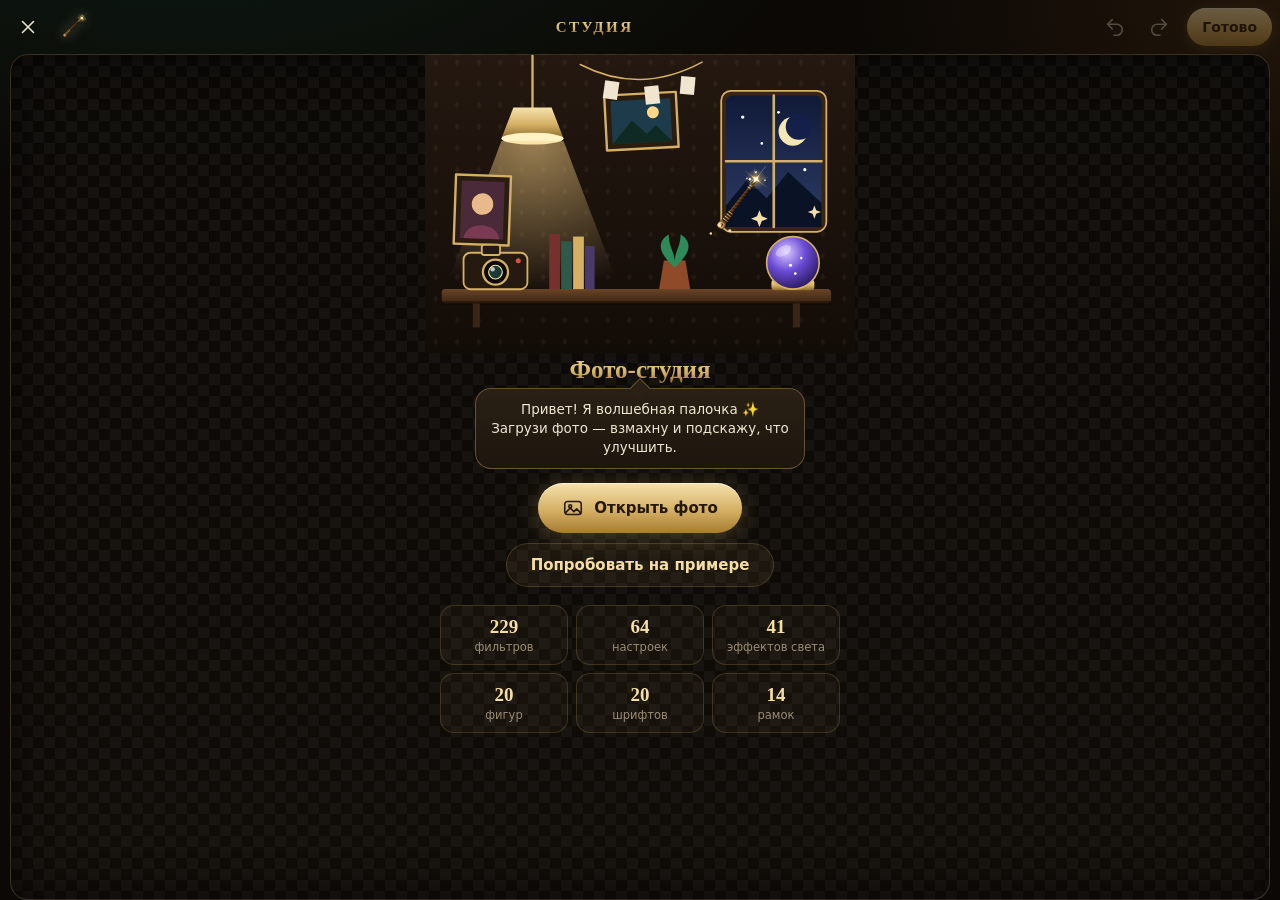
<file: studio/index.html>
<!doctype html>
<html lang="ru">
<head>
<meta charset="utf-8">
<meta name="viewport" content="width=device-width, initial-scale=1, maximum-scale=1, user-scalable=no, viewport-fit=cover">
<title>Студия</title>
<meta name="theme-color" content="#0b0805">
<link rel="preconnect" href="https://fonts.googleapis.com"><link rel="preconnect" href="https://fonts.gstatic.com" crossorigin>
<link href="https://fonts.googleapis.com/css2?family=Montserrat:wght@500;700;800&family=Playfair+Display:wght@700&family=Bebas+Neue&family=Pacifico&family=Lobster&family=Oswald:wght@500;700&family=Caveat:wght@600&family=Marck+Script&family=Russo+One&family=Comfortaa:wght@600&family=Philosopher:wght@700&family=Rubik+Mono+One&family=Press+Start+2P&subset=cyrillic&display=swap" rel="stylesheet">
<link rel="stylesheet" href="style.css?v=1792925575">
</head>
<body class="noimg">

<svg width="0" height="0" style="position:absolute" aria-hidden="true">
  <defs>
    <linearGradient id="gold" x1="0" y1="0" x2="0" y2="1"><stop offset="0" stop-color="#f7e2ad"/><stop offset=".55" stop-color="#d4af64"/><stop offset="1" stop-color="#8a6a2c"/></linearGradient>
    <radialGradient id="orb" cx=".38" cy=".3" r=".8"><stop offset="0" stop-color="#d9c8ff"/><stop offset=".45" stop-color="#6a4bd6"/><stop offset="1" stop-color="#1d1045"/></radialGradient>
    <symbol id="wand" viewBox="0 0 160 160"></symbol>
    <symbol id="camera" viewBox="0 0 60 44">
      <rect x="2" y="10" width="56" height="32" rx="6" fill="#241a10" stroke="#d4af64" stroke-width="1.6"/><rect x="18" y="3" width="16" height="9" rx="2" fill="#241a10" stroke="#d4af64" stroke-width="1.6"/>
      <circle cx="30" cy="27" r="11" fill="#0b0805" stroke="#d4af64" stroke-width="2"/><circle cx="30" cy="27" r="6" fill="#1c3a33" stroke="#f5dea5" stroke-width="1"/><circle cx="27.5" cy="24.5" r="2" fill="#fff" opacity=".7"/><circle cx="50" cy="17" r="2.2" fill="#d4543f"/>
    </symbol>
  </defs>
</svg>

<div class="top">
  <button class="ib" id="bClose" aria-label="Закрыть"><svg viewBox="0 0 24 24"><path d="M6 6l12 12M18 6L6 18"/></svg></button>
  <button class="wandb" id="bWand" aria-label="Волшебная палочка"><svg viewBox="0 0 100 100"><use href="#wand"/></svg><span class="dot" id="wandDot" style="display:none"></span></button>
  <div class="title">СТУДИЯ</div>
  <button class="ib" id="bUndo" aria-label="Отменить" disabled><svg viewBox="0 0 24 24"><path d="M9 14L4 9l5-5"/><path d="M4 9h10a6 6 0 010 12h-3"/></svg></button>
  <button class="ib" id="bRedo" aria-label="Повторить" disabled><svg viewBox="0 0 24 24"><path d="M15 14l5-5-5-5"/><path d="M20 9H10a6 6 0 000 12h3"/></svg></button>
  <button class="export" id="bExport" disabled>Готово</button>
</div>

<div class="stage" id="stage">
  <div class="cv" id="cv" style="display:none">
    <canvas id="gl"></canvas><canvas id="ov"></canvas>
    <div class="crop" id="crop"><i class="tl" data-c="tl"></i><i class="tr" data-c="tr"></i><i class="bl" data-c="bl"></i><i class="br" data-c="br"></i></div>
    <div class="splitline" id="splitLine"><span>⇔</span></div>
  </div>

  <div class="room" id="empty">
    <svg class="scene" viewBox="0 0 360 250" aria-hidden="true">
      <defs>
        <linearGradient id="wall" x1="0" y1="0" x2="0" y2="1"><stop offset="0" stop-color="#241810"/><stop offset="1" stop-color="#120c07"/></linearGradient>
        <pattern id="paper" width="18" height="18" patternUnits="userSpaceOnUse"><path d="M9 3 l2 3 -2 3 -2 -3z" fill="#d4af64" opacity=".07"/></pattern>
        <radialGradient id="glow" cx=".5" cy="0" r=".9"><stop offset="0" stop-color="#ffd68a" stop-opacity=".55"/><stop offset="1" stop-color="#ffd68a" stop-opacity="0"/></radialGradient>
        <linearGradient id="night" x1="0" y1="0" x2="0" y2="1"><stop offset="0" stop-color="#101a38"/><stop offset="1" stop-color="#2d3b66"/></linearGradient>
        <linearGradient id="woodg" x1="0" y1="0" x2="0" y2="1"><stop offset="0" stop-color="#6a4426"/><stop offset="1" stop-color="#3a2412"/></linearGradient>
      </defs>
      <rect width="360" height="250" fill="url(#wall)"/><rect width="360" height="250" fill="url(#paper)"/>
      <g transform="translate(252 34)">
        <rect x="-4" y="-4" width="88" height="118" rx="8" fill="#3a2412" stroke="#d4af64" stroke-width="1.5"/><rect width="80" height="110" rx="5" fill="url(#night)"/>
        <circle cx="56" cy="30" r="12" fill="#f5e6b8"/><circle cx="61" cy="26" r="11" fill="#14204a"/>
        <g fill="#fff"><circle class="sparkle" cx="14" cy="18" r="1.4"/><circle class="sparkle" cx="30" cy="40" r="1.1"/><circle class="sparkle" cx="66" cy="62" r="1.3"/><circle class="sparkle" cx="20" cy="70" r="1"/><circle class="sparkle" cx="44" cy="14" r="1.2"/></g>
        <path d="M0 92 L18 70 L34 86 L52 64 L80 90 L80 110 L0 110Z" fill="#0a1226"/><path d="M40 0 V110 M0 55 H80" stroke="#d4af64" stroke-width="2.2"/>
      </g>
      <g class="lamp"><line x1="90" y1="0" x2="90" y2="44" stroke="#d4af64" stroke-width="2"/><path d="M64 70 L74 44 H106 L116 70Z" fill="url(#gold)"/><ellipse cx="90" cy="70" rx="26" ry="5" fill="#fff2c4"/></g>
      <path class="lampglow" d="M64 72 L116 72 L170 214 L10 214Z" fill="url(#glow)"/>
      <g transform="translate(150 34) rotate(-3)"><rect width="60" height="46" fill="#2a1c10" stroke="#d4af64" stroke-width="2"/><rect x="5" y="5" width="50" height="36" fill="#1d3b4a"/><circle cx="40" cy="16" r="5" fill="#ffd68a"/><path d="M5 41 L22 22 L34 34 L42 27 L55 41Z" fill="#0f2a22"/></g>
      <g transform="translate(26 100) rotate(2)"><rect width="46" height="58" fill="#2a1c10" stroke="#d4af64" stroke-width="2"/><rect x="5" y="5" width="36" height="48" fill="#4a2a38"/><circle cx="23" cy="24" r="9" fill="#e8b98a"/><path d="M8 53 C10 38 36 38 38 53Z" fill="#7a3a52"/></g>
      <path d="M130 8 Q180 34 232 6" stroke="#d4af64" stroke-width="1.3" fill="none"/>
      <g><rect x="150" y="22" width="12" height="15" fill="#f0e6d0" transform="rotate(8 156 28)"/><rect x="184" y="26" width="12" height="15" fill="#f0e6d0" transform="rotate(-6 190 32)"/><rect x="214" y="18" width="12" height="15" fill="#f0e6d0" transform="rotate(5 220 24)"/></g>
      <rect x="14" y="196" width="326" height="12" rx="3" fill="url(#woodg)"/><rect x="14" y="206" width="326" height="3" fill="#000" opacity=".35"/>
      <rect x="40" y="208" width="6" height="20" fill="#3a2412"/><rect x="308" y="208" width="6" height="20" fill="#3a2412"/>
      <use href="#camera" x="30" y="156" width="58" height="42"/>
      <g transform="translate(104 150)"><rect width="9" height="46" fill="#7a2f2f"/><rect x="10" y="6" width="9" height="40" fill="#2f5a4a"/><rect x="20" y="2" width="9" height="44" fill="#d4af64"/><rect x="30" y="10" width="8" height="36" fill="#4a3a6b"/></g>
      <g transform="translate(196 168)"><path d="M0 28 H26 L22 4 H4Z" fill="#8f4a2a"/><path d="M13 6 C2 -4 -4 -14 8 -22 C8 -10 14 -8 13 6Z M13 6 C24 -4 30 -14 18 -22 C18 -10 12 -8 13 6Z" fill="#2f8a5a" transform="translate(0 4)"/></g>
      <!-- хрустальный шар -->
      <g transform="translate(284 150)"><rect x="6" y="38" width="36" height="9" rx="3" fill="url(#gold)"/><circle cx="24" cy="24" r="22" fill="url(#orb)" stroke="#d4af64" stroke-width="1.4"/>
        <ellipse cx="16" cy="14" rx="7" ry="4" fill="#fff" opacity=".35" transform="rotate(-30 16 14)"/><g fill="#fff"><circle class="sparkle" cx="22" cy="26" r="1.3"/><circle class="sparkle" cx="31" cy="20" r="1"/><circle class="sparkle" cx="26" cy="33" r="1.1"/></g></g>
      <!-- летающая волшебная палочка -->
      <g class="wandfly"><use href="#wand" x="-30" y="-30" width="60" height="60"/>
        <g fill="#f5dea5"><circle class="sparkle" cx="-18" cy="16" r="1.6"/><circle class="sparkle" cx="-26" cy="22" r="1.1"/><circle class="sparkle" cx="-10" cy="22" r="1.3"/></g></g>
      <path class="sparkle" d="M280 130 l2 5 5 2 -5 2 -2 5 -2 -5 -5 -2 5 -2z" fill="#f5dea5"/><path class="sparkle" d="M326 126 l1.5 4 4 1.5 -4 1.5 -1.5 4 -1.5 -4 -4 -1.5 4 -1.5z" fill="#f5dea5"/>
    </svg>
    <h1>Фото-студия</h1>
    <div class="bubble" id="greet">Привет! Я волшебная палочка ✨ Загрузи фото — взмахну и подскажу, что улучшить.</div>
    <button class="btn gold" id="bOpen"><svg viewBox="0 0 24 24"><rect x="3" y="5" width="18" height="14" rx="3"/><circle cx="9" cy="10" r="1.6"/><path d="M4 17l5-5 4 4 3-3 4 4"/></svg>Открыть фото</button>
    <button class="btn ghost" id="bSample" style="margin-top:10px;height:44px">Попробовать на примере</button>
    <div class="feats" id="feats"></div>
  </div>

  <canvas class="histc" id="histc" width="160" height="64"></canvas>
  <div class="hint" id="hint">Оригинал</div>
  <button class="magic" id="bMagic" style="display:none"><svg viewBox="0 0 100 100"><use href="#wand"/></svg>Магия</button>
  <button class="zoomr" id="zoomR" style="display:none">⤢ 100%</button>
  <div class="cmpbox" id="cmpBox" style="display:none">
    <button class="cmp" id="bSplit" title="Сравнить: шторка"><svg viewBox="0 0 24 24"><path d="M12 3v18M7 8l-4 4 4 4M17 8l4 4-4 4"/></svg></button>
    <button class="cmp" id="bCmp"><svg viewBox="0 0 24 24"><path d="M2 12s4-7 10-7 10 7 10 7-4 7-10 7S2 12 2 12z"/><circle cx="12" cy="12" r="3"/></svg>Оригинал</button>
  </div>
  <div class="sweep" id="sweep"></div>
  <div class="load" id="load">ЗАГРУЗКА…</div>
</div>

<div class="dock">
  <div class="tipbar" id="tipbar"><svg viewBox="0 0 100 100"><use href="#wand"/></svg><span id="tipText"></span><button id="tipX" aria-label="Скрыть подсказки">✕</button></div>

  <div class="panel" id="p-filters">
    <div class="row tight" id="fcat"></div>
    <div class="row" id="fltRow"></div>
    <div class="sl"><div class="lab"><span>Сила фильтра <small class="hintl">(нажми на фильтр ещё раз — отключится)</small></span><b id="fiV">100</b></div><input type="range" id="fInt" min="0" max="100" value="100"></div>
  </div>

  <div class="panel" id="p-adjust">
    <div class="row tight" id="agrp"></div>
    <div class="row tight" id="adjRow"></div>
    <div class="sl"><div class="lab"><span id="aName">Экспозиция</span><span><b id="aVal">0</b><a id="aReset">сброс</a></span></div><input type="range" id="aSl" min="-100" max="100" value="0"></div>
    <div class="tools" id="adjExtra"><button class="tb" id="bPick">💧 Пипетка баланса белого</button><button class="tb" id="bGroupReset">Сбросить группу</button></div>
  </div>

  <div class="panel" id="p-curves">
    <div class="crow">
      <canvas id="curveCv" width="320" height="320"></canvas>
      <div class="ccol">
        <div class="row tight" id="cchan"></div>
        <div class="row tight" id="cpre"></div>
        <div class="tools"><button class="tb" id="cDel">Удалить точку</button><button class="tb" id="cReset">Сброс</button></div>
        <div class="note">Тапни по линии — добавится точка. Тяни точки вверх и вниз.</div>
      </div>
    </div>
  </div>

  <div class="panel" id="p-hsl">
    <div class="note">Выбери цвет и меняй только его: тон, насыщенность и яркость.</div>
    <div class="hslc" id="hslC"></div>
    <div class="sl"><div class="lab"><span>Тон</span><b id="hhV">0</b></div><input type="range" id="hH" min="-100" max="100" value="0"></div>
    <div class="sl"><div class="lab"><span>Насыщенность</span><b id="hsV">0</b></div><input type="range" id="hS" min="-100" max="100" value="0"></div>
    <div class="sl"><div class="lab"><span>Яркость</span><span><b id="hlV">0</b><a id="hReset">сброс</a></span></div><input type="range" id="hL" min="-100" max="100" value="0"></div>
  </div>

  <div class="panel" id="p-local">
    <div class="tools">
      <button class="tb on" id="lPaint">🖌 Кисть</button><button class="tb" id="lErase">◌ Ластик</button><button class="tb" id="lHeal">🩹 Лечение</button><button class="tb" id="lUnheal">✖ Стереть лечение</button>
    </div>
    <div class="note">Закрась участок кистью — потом настрой, что с ним сделать. «Лечение» убирает пятна, прыщи и мелкие дефекты.</div>
    <div class="row tight" id="lPre"></div>
    <div class="sl"><div class="lab"><span>Размер кисти</span><b id="lbV">40</b></div><input type="range" id="lBrush" min="3" max="100" value="40"></div>
    <div class="row tight" id="lPar"></div>
    <div class="sl"><div class="lab"><span id="lName">Экспозиция</span><span><b id="lVal">0</b><a id="lReset">сброс</a></span></div><input type="range" id="lSl" min="-100" max="100" value="0"></div>
    <div class="note" style="margin-top:6px">Градиентная маска:</div>
    <div class="row tight" id="lGrad"></div>
    <div class="tools"><button class="tb" id="lInv">Инвертировать</button><button class="tb on" id="lView">Показать маску</button><button class="tb danger" id="lClear">Очистить маски</button></div>
  </div>

  <div class="panel" id="p-smart">
    <div class="fgrid">
      <button class="fcard" id="sOrient"><i>🧭</i><b>Исправить поворот</b><span>Найду лица и поверну фото правильно</span></button>
      <button class="fcard" id="sCenter"><i>🎯</i><b>Человек по центру</b><span>Кадрирую так, чтобы лицо было в центре</span></button>
      <button class="fcard" id="sHorizon"><i>📐</i><b>Выровнять горизонт</b><span>Найду кривые линии и выпрямлю</span></button>
      <button class="fcard" id="sHide"><i>🙈</i><b>Скрыть лица</b><span>Закрою все лица мозаикой</span></button>
      <button class="fcard" id="sBeauty"><i>💄</i><b>Бьюти по лицам</b><span>Сгладю кожу только на лицах</span></button>
      <button class="fcard" id="sStyle"><i>🎨</i><b>Стиль с другого фото</b><span>Перенесу цвета и настроение референса</span></button>
      <button class="fcard" id="sErase"><i>🧽</i><b>Удалить объект</b><span>Птицу, человека, надпись — стереть с фото</span></button>
      <button class="fcard" id="sMagic"><i>🪄</i><b>Магия</b><span>Одним взмахом улучшить свет и цвет</span></button>
    </div>
    <div class="note" style="margin-top:6px">Умная обрезка под соцсети (по лицам):</div>
    <div class="row tight"><button class="pill" id="sCrop11">⬜ 1:1</button><button class="pill" id="sCrop45">▯ 4:5</button><button class="pill" id="sCrop916">📱 9:16</button><button class="pill" id="sCrop169">▬ 16:9</button></div>
    <div class="sl" id="styleBox" style="display:none"><div class="lab"><span>Сила стиля</span><span><b id="skV">85</b><a id="skOff">убрать</a></span></div><input type="range" id="skSl" min="0" max="100" value="85"></div>
  </div>

  <div class="panel" id="p-erase">
    <div class="tools"><button class="tb on" id="eBrush">🖌 Кисть</button><button class="tb" id="eWand">🎯 Выделить тапом</button><button class="tb" id="eRub">◌ Стереть выделение</button></div>
    <div class="note">Закрась объект или тапни по нему — выделение станет красным. Потом нажми «Удалить».</div>
    <div class="sl"><div class="lab"><span>Размер кисти</span><b id="esV">30</b></div><input type="range" id="eSize" min="3" max="100" value="30"></div>
    <div class="sl"><div class="lab"><span>Допуск цвета (для тапа)</span><b id="etV">28</b></div><input type="range" id="eTol" min="5" max="90" value="28"></div>
    <div class="tools" style="margin-top:6px"><button class="tb gold" id="eGo">🧽 Удалить</button><button class="tb" id="eToMask">→ В маску кисти</button><button class="tb danger" id="eClear">Снять выделение</button></div>
  </div>
  <div class="panel" id="p-crop">
    <div class="row tight" id="aspRow"></div>
    <div class="tools">
      <button class="tb" id="rotL"><svg viewBox="0 0 24 24"><path d="M3 9a9 9 0 119 12"/><path d="M3 4v5h5"/></svg>90°</button>
      <button class="tb" id="rotR"><svg viewBox="0 0 24 24"><path d="M21 9a9 9 0 10-9 12"/><path d="M21 4v5h-5"/></svg>90°</button>
      <button class="tb" id="flipH"><svg viewBox="0 0 24 24"><path d="M12 3v18M8 7L3 12l5 5V7zM16 7l5 5-5 5V7z"/></svg>Зеркало</button>
      <button class="tb" id="flipV"><svg viewBox="0 0 24 24"><path d="M3 12h18M7 8l5-5 5 5H7zM7 16l5 5 5-5H7z"/></svg>Вверх ногами</button>
      <button class="tb" id="cropReset">Сбросить кадр</button>
    </div>
    <div class="sl" style="margin-top:0"><div class="lab"><span>Выровнять горизонт</span><span><b id="stV">0°</b><a id="stReset">сброс</a></span></div><input type="range" id="stSl" min="-45" max="45" step="0.5" value="0"></div>
    <div class="note">Перспектива и бочка — во вкладке «Правка» → «Деформация».</div>
  </div>

  <div class="panel" id="p-fx">
    <div class="note">Нажми на эффект — он ляжет поверх фото. Нажми ещё раз — уберётся.</div>
    <div class="row" id="fxRow"></div>
    <div class="sl"><div class="lab"><span id="fxName">Прозрачность</span><span><b id="fxV">70</b><a id="fxDel">убрать</a></span></div><input type="range" id="fxOp" min="5" max="100" value="70"></div>
  </div>

  <div class="panel" id="p-text">
    <div class="tools"><button class="tb on" id="tAdd"><svg viewBox="0 0 24 24"><path d="M12 5v14M5 12h14"/></svg>Текст</button>
      <button class="tb" id="tEdit">Изменить</button><button class="tb" id="tBold"><b>B</b></button><button class="tb" id="tItal"><i>I</i></button><button class="tb" id="tAlign">≡</button>
      <button class="tb" id="tStroke">Контур</button><button class="tb" id="tBg">Плашка</button><button class="tb" id="tShadow">Тень</button><button class="tb" id="tNeon">Неон</button><button class="tb" id="tGrad">Градиент</button></div>
    <div class="row tight" id="tPre"></div>
    <div class="row tight" id="fontRow"></div>
    <div class="row" id="colRow"></div>
    <div class="sl"><div class="lab"><span>Размер</span><b id="tsV">10</b></div><input type="range" id="tSize" min="2" max="60" value="10"></div>
    <div class="sl"><div class="lab"><span>Межбуквенный интервал</span><b id="tkV">0</b></div><input type="range" id="tKern" min="-5" max="40" value="0"></div>
    <div class="lbar" data-bar></div>
  </div>

  <div class="panel" id="p-shape">
    <div class="row" id="shpRow"></div>
    <div class="row" id="shpCol"></div>
    <div class="tools"><button class="tb on" id="shFill">Заливка</button><button class="tb" id="shStroke">Контур</button>
      <button class="tb" id="rdPix">▦ Мозаика</button><button class="tb" id="rdBlur">◍ Скрыть размытием</button><button class="tb" id="rdBlack">■ Чёрный блок</button></div>
    <div class="sl"><div class="lab"><span>Размер</span><b id="shV">30</b></div><input type="range" id="shSize" min="3" max="100" value="30"></div>
    <div class="lbar" data-bar></div>
  </div>

  <div class="panel" id="p-stick">
    <div class="row tight" id="emcat"></div>
    <div class="emg" id="emg"></div>
    <div class="tools"><button class="tb" id="addPhoto"><svg viewBox="0 0 24 24"><rect x="3" y="5" width="18" height="14" rx="3"/><path d="M4 17l5-5 4 4 3-3 4 4"/></svg>Добавить своё фото (двойная экспозиция)</button></div>
    <div class="lbar" data-bar></div>
  </div>

  <div class="panel" id="p-draw">
    <div class="tools"><button class="tb on" id="dBrush">Кисть</button><button class="tb" id="dNeon">Неон</button><button class="tb" id="dMark">Маркер</button><button class="tb" id="dEr">Ластик</button><button class="tb" id="dClear">Очистить</button></div>
    <div class="row" id="dCol"></div>
    <div class="sl"><div class="lab"><span>Толщина</span><b id="dwV">8</b></div><input type="range" id="dSize" min="1" max="60" value="8"></div>
  </div>

  <div class="panel" id="p-frame">
    <div class="row" id="frRow"></div>
    <div class="row" id="frCol"></div>
    <div class="sl"><div class="lab"><span>Толщина рамки</span><b id="frV">4</b></div><input type="range" id="frSize" min="1" max="20" value="4"></div>
  </div>

  <div class="panel" id="p-auto">
    <div class="tools">
      <button class="tb on" id="aMagic">🪄 Магия</button><button class="tb" id="aAuto">Авто-улучшение</button><button class="tb" id="aLight">☀️ Авто-свет</button><button class="tb" id="aColor">🌈 Авто-цвет</button>
      <button class="tb" id="aSave">＋ Мой пресет</button><button class="tb" id="aHist">🕘 История</button><button class="tb danger" id="aAll">Сбросить всё</button>
    </div>
    <div id="sugList"></div>
  </div>

  <div class="tabs" id="tabs">
    <button class="tab on" data-t="filters"><svg viewBox="0 0 24 24"><circle cx="9" cy="9" r="5"/><circle cx="15.5" cy="9" r="5"/><circle cx="12.2" cy="15" r="5"/></svg>Фильтры</button>
    <button class="tab" data-t="smart"><svg viewBox="0 0 24 24"><path d="M12 2l2.2 6.3L21 10l-6.8 1.7L12 18l-2.2-6.3L3 10l6.8-1.7zM19 15l.9 2.1L22 18l-2.1.9L19 21l-.9-2.1L16 18l2.1-.9z"/></svg>Умное</button>    <button class="tab" data-t="adjust"><svg viewBox="0 0 24 24"><path d="M4 7h9M17 7h3M4 17h3M11 17h9M4 12h16"/><circle cx="15" cy="7" r="2"/><circle cx="9" cy="17" r="2"/></svg>Правка</button>
    <button class="tab" data-t="curves"><svg viewBox="0 0 24 24"><path d="M3 21C8 21 8 3 12 12s9-9 9-9"/><path d="M3 3v18h18" opacity=".5"/></svg>Кривые</button>
    <button class="tab" data-t="hsl"><svg viewBox="0 0 24 24"><circle cx="12" cy="12" r="9"/><path d="M12 3v9l6 6M12 12L6 18"/></svg>Цвета</button>
    <button class="tab" data-t="local"><svg viewBox="0 0 24 24"><path d="M4 20l1-4L16 5a2.1 2.1 0 013 3L8 19l-4 1z"/><circle cx="19" cy="19" r="2.5"/></svg>Кисть</button>
    <button class="tab" data-t="erase"><svg viewBox="0 0 24 24"><path d="M3 17l9-12 7 5-9 12H6z"/><path d="M12 5l7 5M10 22h11"/></svg>Ластик</button>    <button class="tab" data-t="crop"><svg viewBox="0 0 24 24"><path d="M6 2v14a2 2 0 002 2h14M2 6h14a2 2 0 012 2v14"/></svg>Кадр</button>
    <button class="tab" data-t="fx"><svg viewBox="0 0 24 24"><path d="M12 3l1.8 5.2L19 10l-5.2 1.8L12 17l-1.8-5.2L5 10l5.2-1.8zM19 16l.8 2.2L22 19l-2.2.8L19 22l-.8-2.2L16 19l2.2-.8z"/></svg>Эффекты</button>
    <button class="tab" data-t="text"><svg viewBox="0 0 24 24"><path d="M5 6V4h14v2M12 4v16M9 20h6"/></svg>Текст</button>
    <button class="tab" data-t="shape"><svg viewBox="0 0 24 24"><rect x="3" y="3" width="10" height="10" rx="2"/><circle cx="16" cy="16" r="5"/></svg>Фигуры</button>
    <button class="tab" data-t="stick"><svg viewBox="0 0 24 24"><circle cx="12" cy="12" r="9"/><path d="M8 14a4.5 4.5 0 008 0M9 9.5h.01M15 9.5h.01"/></svg>Стикеры</button>
    <button class="tab" data-t="draw"><svg viewBox="0 0 24 24"><path d="M3 17c3-6 5 4 8-2s5-8 10-9"/><path d="M3 21h18" opacity=".5"/></svg>Рисунок</button>
    <button class="tab" data-t="frame"><svg viewBox="0 0 24 24"><rect x="3" y="3" width="18" height="18" rx="2"/><rect x="7" y="7" width="10" height="10" rx="1"/></svg>Рамки</button>
    <button class="tab" data-t="auto"><svg viewBox="0 0 24 24"><path d="M5 19L19 5M14 5h5v5M7 4v3M5.5 5.5h3M17 17v3M15.5 18.5h3"/></svg>Авто</button>
  </div>
</div>

<div class="modal" id="mText"><div class="sheet"><h3 id="txTitle">Текст</h3><textarea id="txIn" placeholder="Введи текст…"></textarea>
  <div class="rowb"><button class="btn ghost" id="txCancel">Отмена</button><button class="btn gold" id="txOk">Готово</button></div></div></div>

<div class="modal" id="mWand"><div class="sheet"><h3><svg viewBox="0 0 100 100" style="width:38px;height:38px;stroke:none"><use href="#wand"/></svg>Волшебная палочка</h3>
  <div class="bubble" id="wandSay" style="max-width:none;margin:0 0 12px">…</div>
  <div id="wandSug"></div>
  <div class="note" style="margin-top:8px"><b style="color:var(--gold2)">Как пользоваться:</b><br>
  • Внизу — инструменты, листай вбок.<br>• Нажал фильтр — применился, нажал ещё раз — отключился.<br>• Два пальца по фото — приближение и перемещение.<br>• Зажми «Оригинал» или потяни шторку ⇔ для сравнения.<br>• Текст, стикеры, фигуры: тяни пальцем, двумя пальцами — размер и поворот.<br>• «Магия» одним взмахом улучшает фото.</div>
  <div class="rowb"><button class="btn ghost" id="wandTour">Показать тур</button><button class="btn gold" id="wandClose">Понятно</button></div></div></div>

<div class="modal" id="mHist"><div class="sheet"><h3>🕘 История правок</h3><div id="histList"></div><div class="rowb"><button class="btn gold" id="histClose">Закрыть</button></div></div></div>

<div class="modal" id="mExp"><div class="sheet"><h3>Сохранить фото</h3>
  <img class="prev" id="expImg" alt="">
  <div class="seg" id="segFmt"><button data-f="jpg" class="on">JPG</button><button data-f="png">PNG</button><button data-f="webp">WEBP</button></div>
  <div class="seg" id="segSz"><button data-s="4096" class="on">Макс.</button><button data-s="2048">2048</button><button data-s="1080">1080</button><button data-s="720">720</button></div>
  <div class="sl"><div class="lab"><span>Качество</span><b id="qV">92</b></div><input type="range" id="qSl" min="40" max="100" value="92"></div>
  <div class="note" id="expNote">Нажми и удерживай картинку — Telegram предложит сохранить её в галерею.</div>
  <div class="rowb"><button class="btn ghost" id="expShare">Поделиться</button><button class="btn gold" id="expSave">Скачать</button></div>
  <div class="rowb" style="margin-top:10px"><button class="btn ghost" id="expClose">Закрыть</button></div></div></div>

<div class="tour" id="tour"><svg viewBox="0 0 100 100"><use href="#wand"/></svg><h2 id="tourH"></h2><p id="tourP"></p><div class="dots" id="tourDots"></div>
  <button class="btn gold" id="tourNext">Дальше</button></div>
<svg class="flywand" id="flyWand" viewBox="0 0 100 100"><use href="#wand"/></svg>
<div class="toast" id="toast"></div>
<input type="file" id="file" accept="image/*" hidden><input type="file" id="file2" accept="image/*" hidden><input type="file" id="file3" accept="image/*" hidden>

<script src="https://telegram.org/js/telegram-web-app.js" onerror="void 0"></script>
<script src="data.js?v=1792925575"></script>
<script src="app.js?v=1792925575"></script>
<script src="smart.js?v=1792925575"></script>
</body>
</html>
</file>
<file: studio/style.css>
:root{
  --bg:#0b0805; --bg2:#14100b; --panel:#17120d; --panel2:#201810; --line:rgba(212,175,100,.2); --line2:rgba(212,175,100,.38);
  --gold:#d4af64; --gold2:#f5dea5; --goldd:#8a6a2c; --cream:#f0e6d0; --mute:#9a8c74; --emerald:#1a8c6a; --red:#d4543f;
  --wood:#3a2412; --wood2:#52341b;
}
*{box-sizing:border-box;-webkit-tap-highlight-color:transparent;user-select:none;-webkit-user-select:none}
html,body{margin:0;height:100%;background:var(--bg);color:var(--cream);font-family:-apple-system,"Segoe UI",Roboto,system-ui,sans-serif;overflow:hidden;overscroll-behavior:none}
body{display:flex;flex-direction:column;height:100dvh;padding-top:env(safe-area-inset-top);
  background:radial-gradient(1100px 520px at 15% -12%,rgba(26,140,106,.14),transparent 60%),radial-gradient(900px 520px at 105% 0,rgba(150,90,34,.18),transparent 55%),var(--bg)}
button{font:inherit;color:inherit;background:none;border:0;padding:0;cursor:pointer}
svg{width:22px;height:22px;stroke:currentColor;fill:none;stroke-width:1.7;stroke-linecap:round;stroke-linejoin:round;flex:none}

/* верхняя панель */
.top{display:flex;align-items:center;gap:4px;height:54px;padding:0 8px;flex:none}
.ib{width:40px;height:42px;border-radius:12px;display:grid;place-items:center;color:var(--cream);transition:.15s;position:relative}
.ib:active{background:rgba(212,175,100,.15);transform:scale(.94)}
.ib[disabled]{opacity:.28;pointer-events:none}
.title{flex:1;text-align:center;font-family:Georgia,"Times New Roman",serif;font-weight:700;letter-spacing:.16em;font-size:15px;
  background:linear-gradient(180deg,var(--gold2),var(--gold) 55%,var(--goldd));-webkit-background-clip:text;background-clip:text;color:transparent}
.export{height:38px;padding:0 15px;border-radius:19px;font-weight:700;font-size:14px;color:#241806;margin-left:4px;
  background:linear-gradient(180deg,#f7e2ad,#d4af64 55%,#a67c32);box-shadow:0 2px 14px rgba(212,175,100,.28),inset 0 1px 0 rgba(255,255,255,.5)}
.export:active{transform:scale(.96)}.export[disabled]{opacity:.35;pointer-events:none}
.wandb{width:42px;height:42px;border-radius:12px;display:grid;place-items:center;position:relative}
.wandb svg{width:30px;height:30px;stroke:none}
.wandb .dot{position:absolute;right:5px;top:6px;width:9px;height:9px;border-radius:50%;background:var(--gold2);box-shadow:0 0 8px var(--gold);animation:pulse 1.6s infinite}
@keyframes pulse{50%{transform:scale(1.35);opacity:.6}}

/* сцена */
.stage{flex:1;min-height:0;position:relative;display:grid;place-items:center;margin:0 10px;border-radius:18px;overflow:hidden;
  background:repeating-conic-gradient(rgba(255,255,255,.035) 0 25%,transparent 0 50%) 0 0/22px 22px,linear-gradient(180deg,#0b0906,#100c08);
  border:1px solid var(--line);box-shadow:inset 0 0 40px rgba(0,0,0,.55)}
.cv{position:relative;box-shadow:0 12px 40px rgba(0,0,0,.6)}
.cv canvas{position:absolute;inset:0;width:100%;height:100%;display:block}
#ov{touch-action:none}
.crop{position:absolute;display:none;border:2px solid var(--gold2);box-shadow:0 0 0 9999px rgba(8,6,4,.62);touch-action:none;
  background:linear-gradient(rgba(240,230,208,.35),rgba(240,230,208,.35)) 33.33% 0/1px 100% no-repeat,linear-gradient(rgba(240,230,208,.35),rgba(240,230,208,.35)) 66.66% 0/1px 100% no-repeat,
  linear-gradient(rgba(240,230,208,.35),rgba(240,230,208,.35)) 0 33.33%/100% 1px no-repeat,linear-gradient(rgba(240,230,208,.35),rgba(240,230,208,.35)) 0 66.66%/100% 1px no-repeat}
.crop i{position:absolute;width:32px;height:32px;margin:-16px;touch-action:none}
.crop i::after{content:"";position:absolute;inset:9px;border-radius:50%;background:var(--gold2);box-shadow:0 0 0 3px rgba(12,10,7,.6)}
.crop i.tl{left:0;top:0}.crop i.tr{left:100%;top:0}.crop i.bl{left:0;top:100%}.crop i.br{left:100%;top:100%}
.hint{position:absolute;left:10px;top:10px;padding:5px 10px;border-radius:10px;font-size:12px;color:var(--gold2);background:rgba(12,10,7,.72);border:1px solid var(--line);pointer-events:none;opacity:0;transition:.2s}
.hint.on{opacity:1}
.cmp{position:absolute;right:10px;bottom:10px;height:38px;padding:0 14px;border-radius:19px;display:flex;align-items:center;gap:7px;font-size:13px;font-weight:600;
  background:rgba(12,10,7,.75);border:1px solid var(--line);color:var(--gold2);backdrop-filter:blur(6px);touch-action:none}
.cmp svg{width:18px;height:18px}
.load{position:absolute;inset:0;display:none;place-items:center;background:rgba(10,8,5,.6);z-index:5;color:var(--gold2);font-family:Georgia,serif;letter-spacing:.1em}
.load.on{display:grid}

/* МАСТЕРСКАЯ (стартовый экран) */
.room{position:absolute;inset:0;overflow-y:auto;overflow-x:hidden;-webkit-overflow-scrolling:touch;display:flex;flex-direction:column;align-items:center;padding-bottom:18px}
.room svg.scene{width:100%;max-width:430px;height:auto;flex:none;stroke:none;display:block}
.room h1{margin:2px 0 4px;font-family:Georgia,serif;font-size:25px;text-align:center;background:linear-gradient(180deg,var(--gold2),var(--gold) 60%,var(--goldd));-webkit-background-clip:text;background-clip:text;color:transparent}
.room p{margin:0 24px 14px;color:var(--mute);font-size:13.5px;line-height:1.45;text-align:center;max-width:320px}
.bubble{position:relative;margin:0 18px 14px;padding:11px 15px;border-radius:16px;background:linear-gradient(180deg,#2a2015,#1d160e);border:1px solid var(--line2);font-size:13.5px;line-height:1.42;color:var(--cream);max-width:330px;text-align:center}
.bubble::before{content:"";position:absolute;left:50%;top:-8px;width:14px;height:14px;background:#2a2015;border-left:1px solid var(--line2);border-top:1px solid var(--line2);transform:translateX(-50%) rotate(45deg)}
.btn{height:50px;padding:0 24px;border-radius:25px;font-weight:700;font-size:15px;display:inline-flex;align-items:center;gap:10px;justify-content:center}
.btn.gold{color:#241806;background:linear-gradient(180deg,#f7e2ad,#d4af64 55%,#a67c32);box-shadow:0 4px 22px rgba(212,175,100,.3),inset 0 1px 0 rgba(255,255,255,.5)}
.btn.ghost{border:1px solid var(--line);background:rgba(212,175,100,.07);color:var(--gold2)}
.btn:active{transform:scale(.97)}
.feats{display:grid;grid-template-columns:repeat(3,1fr);gap:8px;margin:18px 14px 0;width:calc(100% - 28px);max-width:400px}
.feat{border:1px solid var(--line);border-radius:14px;padding:10px 6px;text-align:center;font-size:11.5px;color:var(--mute);background:rgba(212,175,100,.04)}
.feat b{display:block;font-family:Georgia,serif;font-size:19px;color:var(--gold2);margin-bottom:2px}
.sparkle{animation:tw 2.4s infinite ease-in-out}.sparkle:nth-child(2n){animation-delay:.7s}.sparkle:nth-child(3n){animation-delay:1.3s}
@keyframes tw{0%,100%{opacity:.25}50%{opacity:1}}
.lampglow{animation:flick 5s infinite ease-in-out;transform-origin:50% 0}
@keyframes flick{0%,100%{opacity:.9}45%{opacity:1}50%{opacity:.78}55%{opacity:1}}
.lamp{animation:sway 6s infinite ease-in-out;transform-origin:90px 0}
@keyframes sway{0%,100%{transform:rotate(-1.4deg)}50%{transform:rotate(1.4deg)}}
.eye{animation:blink 5s infinite;transform-box:fill-box;transform-origin:center}
@keyframes blink{0%,94%,100%{transform:scaleY(1)}97%{transform:scaleY(.08)}}
.owl{animation:bob 3.4s infinite ease-in-out;transform-box:fill-box;transform-origin:50% 100%}
@keyframes bob{50%{transform:translateY(-2px)}}
.noimg .dock{display:none}

/* нижняя панель */
.dock{flex:none;padding:6px 0 calc(6px + env(safe-area-inset-bottom));background:linear-gradient(180deg,transparent,rgba(0,0,0,.4))}
.tipbar{display:flex;align-items:center;gap:8px;margin:2px 12px 4px;padding:5px 8px 5px 6px;border-radius:14px;background:rgba(212,175,100,.07);border:1px solid var(--line);font-size:12.5px;color:var(--cream);min-height:38px}
.tipbar svg{width:26px;height:26px;stroke:none}
.tipbar span{flex:1;line-height:1.3}
.tipbar button{color:var(--mute);width:26px;height:26px}
.tipbar.off{display:none}
.panel{height:216px;padding:0 14px;display:none;overflow-y:auto;overflow-x:hidden;scrollbar-width:none}
.panel::-webkit-scrollbar{display:none}
.panel.on{display:block}
.tabs{display:flex;gap:1px;overflow-x:auto;padding:5px 8px 0;scrollbar-width:none;border-top:1px solid var(--line);margin-top:4px}
.tabs::-webkit-scrollbar,.row::-webkit-scrollbar,.tools::-webkit-scrollbar,.emg::-webkit-scrollbar{display:none}
.tab{flex:1 0 auto;min-width:64px;height:54px;border-radius:14px;display:flex;flex-direction:column;align-items:center;justify-content:center;gap:3px;font-size:10.5px;color:var(--mute);position:relative;transition:.15s}
.tab.on{color:var(--gold2)}
.tab.on::after{content:"";position:absolute;bottom:1px;width:22px;height:3px;border-radius:2px;background:linear-gradient(90deg,var(--goldd),var(--gold2),var(--goldd));box-shadow:0 0 10px var(--gold)}
.tab:active{background:rgba(212,175,100,.1)}
.row{display:flex;gap:10px;overflow-x:auto;scrollbar-width:none;padding:2px 0 6px;-webkit-overflow-scrolling:touch}
.row.tight{gap:7px}

/* фильтры */
.flt{flex:none;width:72px;display:flex;flex-direction:column;align-items:center;gap:5px;font-size:10.5px;color:var(--mute);text-align:center}
.flt canvas{width:72px;height:72px;border-radius:12px;border:2px solid transparent;background:#000}
.flt.on{color:var(--gold2)}.flt.on canvas{border-color:var(--gold);box-shadow:0 0 14px rgba(212,175,100,.4)}

/* ползунки */
.sl{margin-top:4px}
.sl .lab{display:flex;justify-content:space-between;align-items:center;font-size:13px;margin-bottom:2px;color:var(--cream)}
.sl .lab b{color:var(--gold2);font-variant-numeric:tabular-nums;min-width:40px;text-align:right}
.sl .lab a{color:var(--mute);font-size:12px;text-decoration:underline;margin-left:10px;cursor:pointer}
input[type=range]{-webkit-appearance:none;appearance:none;width:100%;height:30px;background:transparent;margin:0;touch-action:pan-y}
input[type=range]::-webkit-slider-runnable-track{height:4px;border-radius:2px;background:linear-gradient(90deg,var(--goldd) var(--p,50%),#3a2f22 var(--p,50%))}
input[type=range]::-moz-range-track{height:4px;border-radius:2px;background:#3a2f22}
input[type=range]::-moz-range-progress{height:4px;border-radius:2px;background:var(--goldd)}
input[type=range]::-webkit-slider-thumb{-webkit-appearance:none;width:26px;height:26px;border-radius:50%;margin-top:-11px;background:radial-gradient(circle at 35% 30%,#fff1c8,var(--gold) 60%,var(--goldd));box-shadow:0 2px 8px rgba(0,0,0,.6);border:0}
input[type=range]::-moz-range-thumb{width:26px;height:26px;border-radius:50%;background:var(--gold);border:0}
.pill{flex:none;height:34px;padding:0 13px;border-radius:17px;border:1px solid var(--line);font-size:12.5px;color:var(--cream);display:flex;align-items:center;gap:7px;white-space:nowrap;transition:.15s}
.pill.on{background:linear-gradient(180deg,rgba(245,222,165,.22),rgba(212,175,100,.12));border-color:var(--gold);color:var(--gold2)}
.pill i{width:6px;height:6px;border-radius:50%;background:var(--gold);display:none}
.pill.chg i{display:block}
.pill:active{transform:scale(.96)}
.pill.grp{background:rgba(212,175,100,.06)}
.tools{display:flex;gap:8px;margin-top:2px;align-items:center;overflow-x:auto;scrollbar-width:none;padding-bottom:4px}
.tb{flex:none;height:38px;padding:0 12px;border-radius:12px;border:1px solid var(--line);display:flex;align-items:center;gap:6px;font-size:12.5px;color:var(--cream);background:rgba(212,175,100,.05);white-space:nowrap}
.tb.on{border-color:var(--gold);color:var(--gold2);background:rgba(212,175,100,.16)}
.tb:active{transform:scale(.96)}.tb.danger{color:#ff9d8c;border-color:rgba(212,84,63,.4)}
.tb svg{width:18px;height:18px}
.sw{flex:none;width:30px;height:30px;border-radius:50%;border:2px solid rgba(255,255,255,.22);box-shadow:0 1px 5px rgba(0,0,0,.5)}
.sw.on{border-color:var(--gold2);transform:scale(1.14);box-shadow:0 0 0 2px var(--bg),0 0 0 4px var(--gold)}
.em{flex:none;width:50px;height:50px;border-radius:14px;font-size:29px;display:grid;place-items:center;background:rgba(212,175,100,.06);border:1px solid var(--line)}
.em:active{transform:scale(.9);background:rgba(212,175,100,.2)}
.emg{display:grid;grid-auto-flow:column;grid-template-rows:repeat(2,50px);gap:8px;overflow-x:auto;scrollbar-width:none;padding-bottom:6px}
.shp{flex:none;width:54px;height:54px;border-radius:14px;display:grid;place-items:center;background:rgba(212,175,100,.06);border:1px solid var(--line)}
.shp svg{width:30px;height:30px;stroke:none;fill:var(--gold2)}
.shp:active{transform:scale(.9)}
.note{font-size:12px;color:var(--mute);padding:3px 2px 5px;line-height:1.35}
.fxt{flex:none;width:72px;display:flex;flex-direction:column;align-items:center;gap:5px;font-size:10.5px;color:var(--mute);text-align:center}
.fxt canvas{width:72px;height:72px;border-radius:12px;border:2px solid transparent;background:#000}
.fxt.on{color:var(--gold2)}.fxt.on canvas{border-color:var(--gold)}
.hslc{display:flex;gap:9px;margin:2px 0 4px;overflow-x:auto;scrollbar-width:none}
.hslc .sw{width:34px;height:34px}
.sug{display:flex;gap:10px;align-items:center;padding:10px 12px;border:1px solid var(--line);border-radius:14px;background:rgba(212,175,100,.05);margin-bottom:8px}
.sug div{flex:1;font-size:13px;line-height:1.35}.sug b{display:block;color:var(--gold2);margin-bottom:2px;font-size:13.5px}
.sug button{height:34px;padding:0 14px;border-radius:17px;font-weight:700;font-size:12.5px;color:#241806;background:linear-gradient(180deg,#f7e2ad,#d4af64 60%,#a67c32)}
.lbar{display:flex;gap:8px;align-items:center;margin-top:2px;overflow-x:auto;scrollbar-width:none;padding-bottom:2px}
.lbar .sl{flex:1;min-width:130px;margin:0}

/* модальные */
.modal{position:fixed;inset:0;background:rgba(5,4,3,.82);backdrop-filter:blur(6px);display:none;align-items:flex-end;justify-content:center;z-index:50}
.modal.on{display:flex}
.sheet{width:100%;max-width:520px;background:linear-gradient(180deg,#1d1710,#120e09);border:1px solid var(--line);border-bottom:0;border-radius:24px 24px 0 0;padding:20px 18px calc(22px + env(safe-area-inset-bottom));max-height:92dvh;overflow:auto}
.sheet h3{margin:0 0 12px;font-family:Georgia,serif;font-size:20px;color:var(--gold2);display:flex;align-items:center;gap:10px}
textarea{width:100%;border-radius:14px;border:1px solid var(--line);background:#0e0b07;color:var(--cream);font:inherit;font-size:17px;padding:12px;user-select:text;-webkit-user-select:text;height:96px;resize:none}
.rowb{display:flex;gap:10px;margin-top:14px}.rowb .btn{flex:1;height:48px}
.seg{display:flex;gap:6px;margin:6px 0 14px}.seg button{flex:1;height:40px;border-radius:12px;border:1px solid var(--line);font-size:14px;color:var(--mute)}
.seg button.on{background:rgba(212,175,100,.18);border-color:var(--gold);color:var(--gold2)}
.prev{width:100%;max-height:40dvh;object-fit:contain;border-radius:14px;background:#000;display:block;margin:0 auto 14px;-webkit-touch-callout:default;-webkit-user-select:auto;user-select:auto}
.toast{position:fixed;left:50%;top:70px;transform:translate(-50%,-20px);background:#1d1710;border:1px solid var(--gold);color:var(--gold2);padding:10px 18px;border-radius:22px;font-size:14px;opacity:0;pointer-events:none;transition:.25s;z-index:99;max-width:90vw;text-align:center}
.toast.on{opacity:1;transform:translate(-50%,0)}
.tour{position:fixed;inset:0;z-index:80;background:rgba(4,3,2,.78);display:none;flex-direction:column;align-items:center;justify-content:center;gap:16px;padding:30px;text-align:center}
.tour.on{display:flex}
.tour svg{width:96px;height:96px;stroke:none}
.tour h2{margin:0;font-family:Georgia,serif;color:var(--gold2);font-size:22px}.tour p{margin:0;color:var(--cream);line-height:1.5;max-width:300px;font-size:15px}
.dots{display:flex;gap:7px}.dots i{width:8px;height:8px;border-radius:50%;background:#4a3d2b}.dots i.on{background:var(--gold2);box-shadow:0 0 8px var(--gold)}

/* ====== v3: волшебная палочка, пан/зум, кривые, кисть, гистограмма ====== */
.wandb svg{filter:drop-shadow(0 0 6px rgba(245,222,165,.55));animation:wtw 3s infinite ease-in-out}
@keyframes wtw{0%,100%{transform:rotate(-8deg) scale(1)}50%{transform:rotate(8deg) scale(1.08)}}
.wandfly{animation:wbob 4.6s infinite ease-in-out;transform:translate(262px,124px) rotate(-8deg);transform-origin:0 0}
@keyframes wbob{0%,100%{transform:translate(262px,126px) rotate(-10deg)}50%{transform:translate(262px,118px) rotate(-3deg)}}
.flywand{position:fixed;left:0;top:0;width:54px;height:54px;stroke:none;pointer-events:none;z-index:95;opacity:0;filter:drop-shadow(0 0 10px rgba(245,222,165,.8))}
.sp{position:fixed;pointer-events:none;z-index:94;background-size:contain;background-repeat:no-repeat;background-position:center;will-change:transform,opacity;filter:drop-shadow(0 0 5px rgba(255,226,150,.85))}
.magic{position:absolute;left:10px;bottom:10px;height:44px;padding:0 16px 0 8px;border-radius:22px;display:flex;align-items:center;gap:6px;font-weight:700;font-size:13px;color:#241806;
  background:linear-gradient(180deg,#f7e2ad,#d4af64 55%,#a67c32);box-shadow:0 4px 18px rgba(212,175,100,.4),inset 0 1px 0 rgba(255,255,255,.5)}
.magic svg{width:30px;height:30px;stroke:none;animation:wtw 2.4s infinite ease-in-out}
.magic:active{transform:scale(.95)}
.sweep{position:absolute;inset:0;pointer-events:none;opacity:0;background:linear-gradient(105deg,transparent 35%,rgba(255,236,170,.55) 50%,transparent 65%);transform:translateX(-120%)}
.sweep.go{animation:sweepgo 1.1s ease-out}
@keyframes sweepgo{0%{opacity:1;transform:translateX(-120%)}100%{opacity:1;transform:translateX(120%)}}
.histc{position:absolute;right:10px;top:10px;width:80px;height:32px;border-radius:8px;background:rgba(12,10,7,.6);border:1px solid var(--line);display:none;pointer-events:auto}
.zoomr{position:absolute;left:10px;top:10px;height:30px;padding:0 12px;border-radius:15px;font-size:12px;font-weight:600;background:rgba(12,10,7,.75);border:1px solid var(--line);color:var(--gold2)}
.hint{left:auto;right:100px;top:10px}
.cmpbox{position:absolute;right:10px;bottom:10px;display:flex;gap:8px}
.cmpbox .cmp{position:static}
.cmp{height:40px;padding:0 14px;border-radius:20px;display:flex;align-items:center;gap:7px;font-size:13px;font-weight:600;background:rgba(12,10,7,.75);border:1px solid var(--line);color:var(--gold2);backdrop-filter:blur(6px);touch-action:none}
.cmp svg{width:18px;height:18px}
#bSplit{padding:0 11px}
.splitline{position:absolute;top:0;bottom:0;width:3px;left:50%;background:linear-gradient(180deg,var(--gold2),var(--gold));box-shadow:0 0 12px rgba(245,222,165,.8);display:none;pointer-events:none;margin-left:-1px}
.splitline span{position:absolute;top:50%;left:50%;width:34px;height:34px;margin:-17px;border-radius:50%;background:var(--gold2);color:#241806;display:grid;place-items:center;font-weight:800}
.hintl{color:var(--mute);font-size:10.5px;font-weight:400}
.crow{display:flex;gap:12px;align-items:flex-start}
#curveCv{width:158px;height:158px;border-radius:12px;background:#0b0805;border:1px solid var(--line);touch-action:none;flex:none}
.ccol{flex:1;min-width:0}
.ccol .note{margin-top:4px}
select.sel{height:36px;border-radius:12px;border:1px solid var(--line);background:#0e0b07;color:var(--cream);font:inherit;font-size:12.5px;padding:0 8px;flex:none;max-width:120px}
.flt.hide,.fxt.hide{display:none}
.flt .x{position:absolute;top:-4px;right:-2px;width:20px;height:20px;border-radius:50%;background:#2a1a10;border:1px solid var(--line2);color:#ff9d8c;font-size:11px;display:grid;place-items:center}
.flt{position:relative}
.flt.add canvas{display:none}.flt.add .plus{width:72px;height:72px;border-radius:12px;border:2px dashed var(--line2);display:grid;place-items:center;font-size:30px;color:var(--gold2)}
.hrow{display:flex;align-items:center;gap:10px;padding:10px 12px;border:1px solid var(--line);border-radius:12px;margin-bottom:6px;background:rgba(212,175,100,.04);font-size:14px}
.hrow.cur{border-color:var(--gold);background:rgba(212,175,100,.14);color:var(--gold2)}
.hrow i{font-style:normal;color:var(--mute);font-size:12px;min-width:26px}
@media (max-height:700px){.histc{display:none!important}}
/* ====== v4: умные карточки, ластик, мягкие анимации ====== */
.fgrid{display:grid;grid-template-columns:1fr 1fr;gap:9px;margin-top:2px}
.fcard{display:grid;grid-template-columns:34px 1fr;grid-template-rows:auto auto;column-gap:8px;align-items:center;text-align:left;padding:9px 10px;border-radius:14px;border:1px solid var(--line);background:linear-gradient(180deg,rgba(212,175,100,.09),rgba(212,175,100,.03));position:relative;overflow:hidden;transition:transform .15s,border-color .2s}
.fcard i{grid-row:1/3;font-style:normal;font-size:22px;width:34px;height:34px;display:grid;place-items:center;border-radius:10px;background:rgba(212,175,100,.1)}
.fcard b{font-size:12.5px;color:var(--gold2);line-height:1.15}
.fcard span{font-size:10.5px;color:var(--mute);line-height:1.2}
.fcard:active{transform:scale(.97);border-color:var(--gold)}
.fcard.busy::after{content:"";position:absolute;inset:0;background:linear-gradient(100deg,transparent 30%,rgba(245,222,165,.25) 50%,transparent 70%);animation:shim 1s infinite}
@keyframes shim{from{transform:translateX(-100%)}to{transform:translateX(100%)}}
.tb.gold{color:#241806;border:0;background:linear-gradient(180deg,#f7e2ad,#d4af64 55%,#a67c32);font-weight:700}
.panel.on{animation:pin .24s ease-out}
@keyframes pin{from{opacity:0;transform:translateY(8px)}to{opacity:1;transform:none}}
.modal.on .sheet{animation:sheetup .3s cubic-bezier(.2,.85,.25,1)}
@keyframes sheetup{from{transform:translateY(40px);opacity:.4}to{transform:none;opacity:1}}
.flt.on canvas,.fxt.on canvas{animation:popt .32s ease-out}
@keyframes popt{0%{transform:scale(.9)}60%{transform:scale(1.06)}100%{transform:scale(1)}}
.tab.on svg{animation:tabb .35s ease-out}
@keyframes tabb{0%{transform:translateY(0)}40%{transform:translateY(-4px)}100%{transform:none}}
.toast.on{animation:toastp .35s ease-out}
@keyframes toastp{0%{transform:translate(-50%,-14px) scale(.94)}100%{transform:translate(-50%,0) scale(1)}}
@media (prefers-reduced-motion:reduce){*{animation:none!important;transition:none!important}}
</file>
